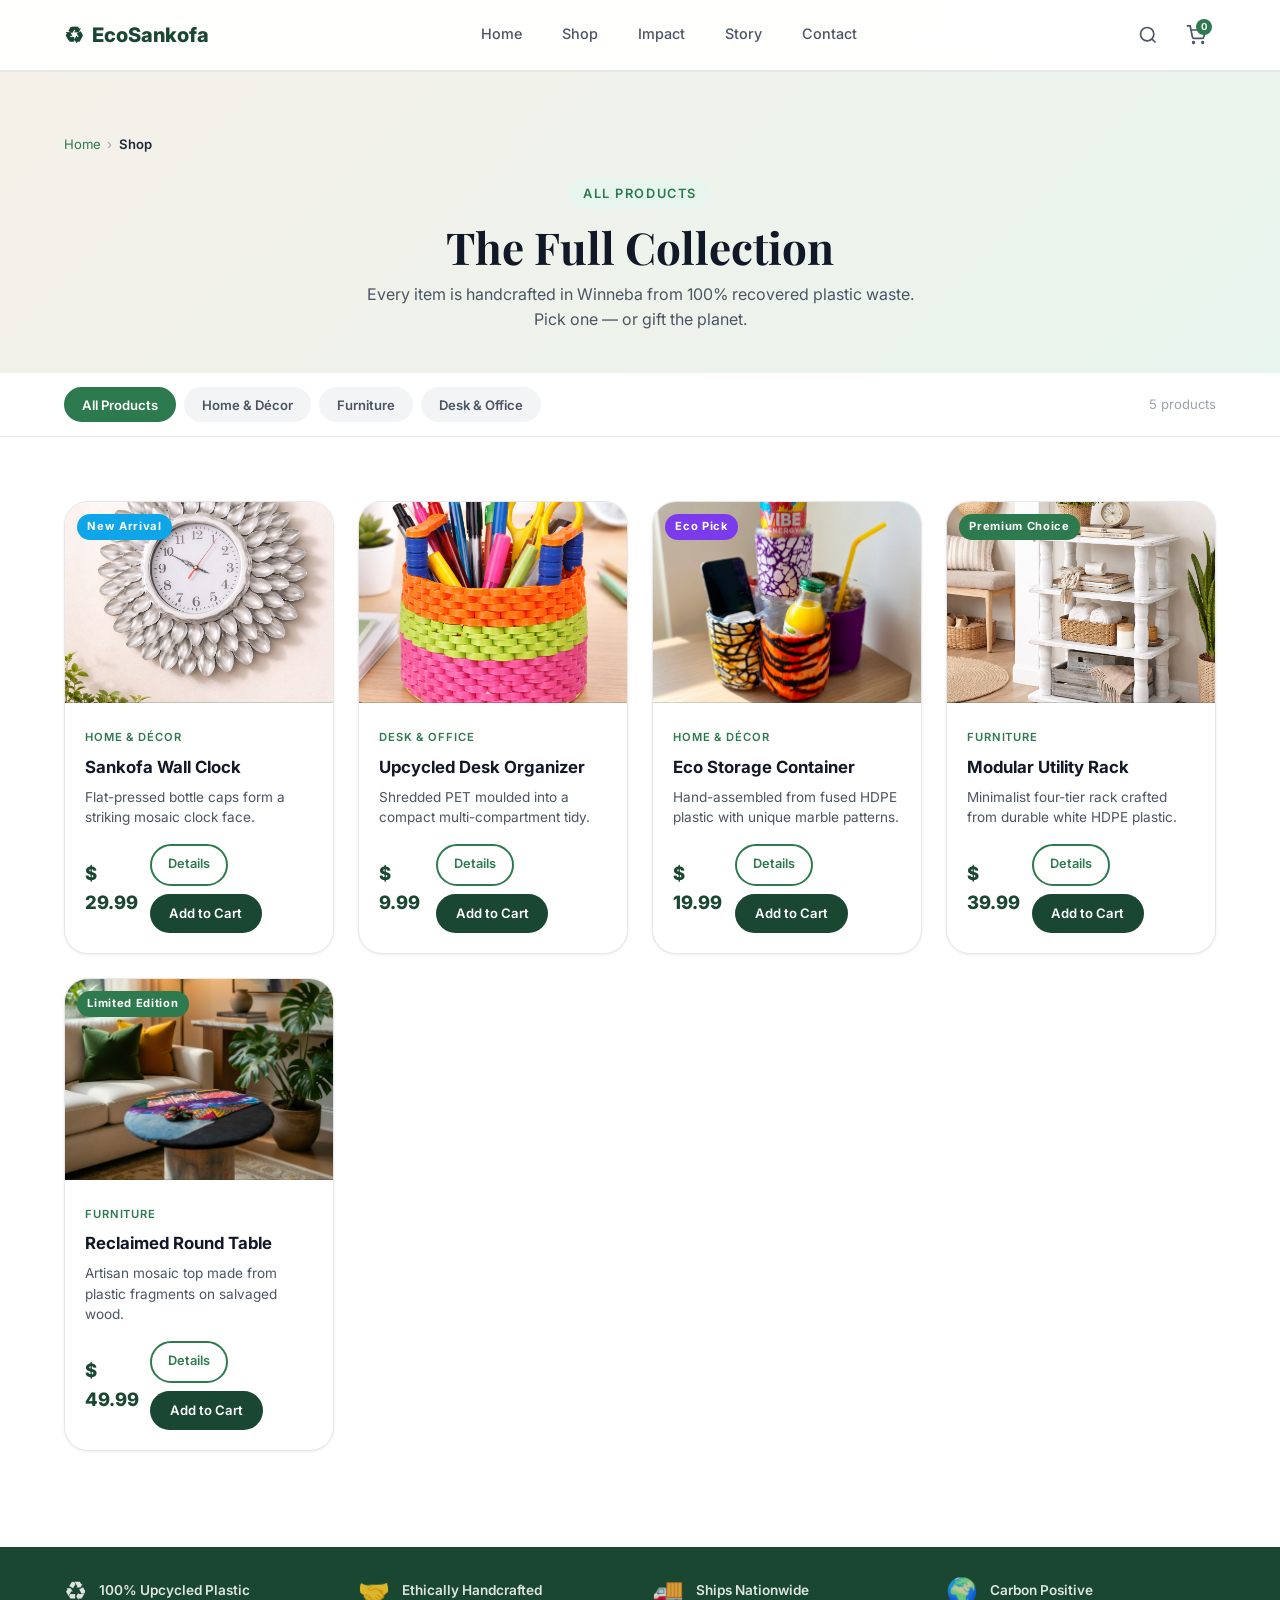
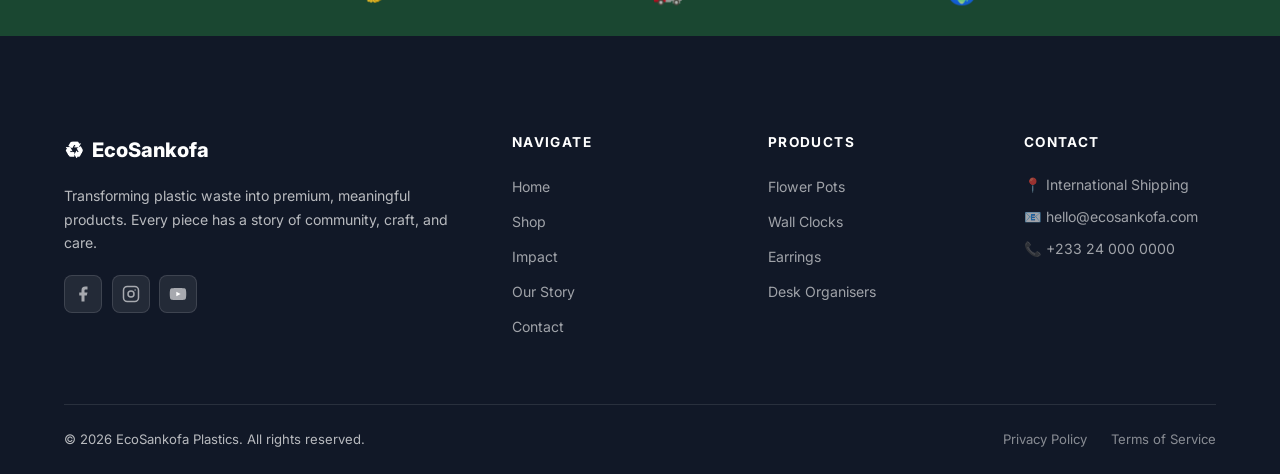
<file: pages/shop.html>
<!doctype html>
<html lang="en">
  <head>
    <meta charset="UTF-8" />
    <meta name="viewport" content="width=device-width, initial-scale=1.0" />
    <meta
      name="description"
      content="Shop all EcoSankofa upcycled plastic products — Flower Pots, Wall Clocks, Earrings, and Desk Organisers handcrafted in Ghana."
    />
    <title>Shop | EcoSankofa Plastics</title>
    <link rel="preconnect" href="https://fonts.googleapis.com" />
    <link rel="preconnect" href="https://fonts.gstatic.com" crossorigin />
    <link
      href="https://fonts.googleapis.com/css2?family=Inter:wght@300;400;500;600;700;800&family=Playfair+Display:wght@700;800&display=swap"
      rel="stylesheet"
    />
    <link rel="stylesheet" href="styles.css" />
  </head>
  <body>
    <!-- NAVBAR -->
    <header class="navbar" id="navbar">
      <div class="nav-container">
        <a href="index.html" class="nav-logo">
          <span class="logo-icon">♻</span>
          <span class="logo-text">EcoSankofa</span>
        </a>
        <nav class="nav-links" id="nav-links">
          <a href="index.html" class="nav-link">Home</a>
          <a href="shop.html" class="nav-link active">Shop</a>
          <a href="index.html#impact" class="nav-link">Impact</a>
          <a href="index.html#story" class="nav-link">Story</a>
          <a href="index.html#contact" class="nav-link">Contact</a>
        </nav>
        <div class="nav-icons">
          <button class="icon-btn" id="search-btn" aria-label="Search">
            <svg
              xmlns="http://www.w3.org/2000/svg"
              width="20"
              height="20"
              fill="none"
              viewBox="0 0 24 24"
              stroke="currentColor"
              stroke-width="2"
            >
              <circle cx="11" cy="11" r="8" />
              <line x1="21" y1="21" x2="16.65" y2="16.65" />
            </svg>
          </button>
          <a href="cart.html" class="icon-btn cart-btn" id="cart-btn" aria-label="Cart">
            <svg
              xmlns="http://www.w3.org/2000/svg"
              width="20"
              height="20"
              fill="none"
              viewBox="0 0 24 24"
              stroke="currentColor"
              stroke-width="2"
            >
              <circle cx="9" cy="21" r="1" />
              <circle cx="20" cy="21" r="1" />
              <path
                d="M1 1h4l2.68 13.39a2 2 0 0 0 2 1.61h9.72a2 2 0 0 0 2-1.61L23 6H6"
              />
            </svg>
            <span class="cart-badge" id="cart-badge">0</span>
          </a>
          <button
            class="hamburger"
            id="hamburger"
            aria-label="Toggle menu"
            aria-expanded="false"
          >
            <span class="ham-line"></span>
            <span class="ham-line"></span>
            <span class="ham-line"></span>
          </button>
        </div>
      </div>
      <div class="mobile-menu" id="mobile-menu">
        <nav class="mobile-nav">
          <a href="index.html" class="mobile-link">Home</a>
          <a href="shop.html" class="mobile-link">Shop</a>
          <a href="index.html#impact" class="mobile-link">Impact</a>
          <a href="index.html#story" class="mobile-link">Story</a>
          <a href="index.html#contact" class="mobile-link">Contact</a>
        </nav>
      </div>
    </header>

    <!-- SHOP HERO / BREADCRUMB -->
    <section class="page-hero">
      <div class="section-container">
        <div class="breadcrumb">
          <a href="index.html">Home</a>
          <span class="breadcrumb-sep">›</span>
          <span class="breadcrumb-current">Shop</span>
        </div>
        <div class="page-hero-content animate-on-scroll">
          <span class="section-tag">All Products</span>
          <h1 class="section-title">The Full Collection</h1>
          <p class="section-subtitle">
            Every item is handcrafted in Winneba from 100% recovered plastic
            waste. Pick one — or gift the planet.
          </p>
        </div>
      </div>
    </section>

    <!-- FILTER BAR -->
    <div class="filter-bar">
      <div class="section-container">
        <div class="filter-inner">
          <div
            class="filter-pills"
            id="filter-pills"
            role="group"
            aria-label="Filter products"
          >
            <button class="filter-pill active" data-filter="all">
              All Products
            </button>
            <button class="filter-pill" data-filter="home">Home & Décor</button>
            <button class="filter-pill" data-filter="furniture">Furniture</button>
            <button class="filter-pill" data-filter="desk">
              Desk & Office
            </button>
          </div>
          <p class="filter-count" id="filter-count">5 products</p>
        </div>
      </div>
    </div>

    <!-- PRODUCTS GRID -->
    <section class="shop-section">
      <div class="section-container">
        <div class="shop-grid" id="shop-grid">
          <!-- Wall Clock -->
          <article
            class="product-card animate-on-scroll"
            data-category="home"
          >
            <div class="product-img-wrapper">
              <img
                src="./assests/clock/main-clock.png"
                alt="Sankofa Wall Clock"
                class="product-img"
                loading="lazy"
                onload="this.nextElementSibling.style.display='none'"
              />
              <div
                class="product-img-placeholder"
                style="background: linear-gradient(135deg, #e0f2fe, #bae6fd)"
              >
                <span>🕐</span>
                <p>Wall Clock</p>
              </div>
              <div class="product-badge new-badge">New Arrival</div>
              <a href="product.html?id=clock" class="product-quick-view"
                >View Details</a
              >
            </div>
            <div class="product-info">
              <span class="product-category-tag">Home &amp; Décor</span>
              <h3 class="product-name">Sankofa Wall Clock</h3>
              <p class="product-desc">
                Flat-pressed bottle caps form a striking mosaic clock face.
              </p>
              <div class="product-footer">
                <span class="product-price">$ 29.99</span>
                <div class="product-action-row">
                  <a href="product.html?id=clock" class="btn btn-details"
                    >Details</a
                  >
                  <button
                    class="btn btn-cart"
                    onclick="addToCart(this)"
                    data-name="Sankofa Wall Clock"
                  >
                    Add to Cart
                  </button>
                </div>
              </div>
            </div>
          </article>

          <!-- Desk Organizer -->
          <article
            class="product-card animate-on-scroll delay-1"
            data-category="desk"
          >
            <div class="product-img-wrapper">
              <img
                src="./assests/Desk_Organizer/main-bucket.png"
                alt="Upcycled Desk Organizer"
                class="product-img"
                loading="lazy"
                onload="this.nextElementSibling.style.display='none'"
              />
              <div
                class="product-img-placeholder"
                style="background: linear-gradient(135deg, #fef9c3, #fde68a)"
              >
                <span>✏️</span>
                <p>Desk Organizer</p>
              </div>
              <a href="product.html?id=organizer" class="product-quick-view"
                >View Details</a
              >
            </div>
            <div class="product-info">
              <span class="product-category-tag">Desk &amp; Office</span>
              <h3 class="product-name">Upcycled Desk Organizer</h3>
              <p class="product-desc">
                Shredded PET moulded into a compact multi-compartment tidy.
              </p>
              <div class="product-footer">
                <span class="product-price">$ 9.99</span>
                <div class="product-action-row">
                  <a href="product.html?id=organizer" class="btn btn-details"
                    >Details</a
                  >
                  <button
                    class="btn btn-cart"
                    onclick="addToCart(this)"
                    data-name="Upcycled Desk Organizer"
                  >
                    Add to Cart
                  </button>
                </div>
              </div>
            </div>
          </article>

          <!-- Storage Container -->
          <article
            class="product-card animate-on-scroll delay-2"
            data-category="home"
          >
            <div class="product-img-wrapper">
              <img
                src="./assests/container/Screenshot_20260325_074930_Grok.jpg"
                alt="Eco Storage Container"
                class="product-img"
                loading="lazy"
                onload="this.nextElementSibling.style.display='none'"
              />
              <div
                class="product-img-placeholder"
                style="background: linear-gradient(135deg, #e8f5ee, #c8e6d8)"
              >
                <span>📦</span>
                <p>Storage Container</p>
              </div>
              <div class="product-badge eco-badge">Eco Pick</div>
              <a href="product.html?id=container" class="product-quick-view"
                >View Details</a
              >
            </div>
            <div class="product-info">
              <span class="product-category-tag">Home &amp; Décor</span>
              <h3 class="product-name">Eco Storage Container</h3>
              <p class="product-desc">
                Hand-assembled from fused HDPE plastic with unique marble patterns.
              </p>
              <div class="product-footer">
                <span class="product-price">$ 19.99</span>
                <div class="product-action-row">
                  <a href="product.html?id=container" class="btn btn-details"
                    >Details</a
                  >
                  <button
                    class="btn btn-cart"
                    onclick="addToCart(this)"
                    data-name="Eco Storage Container"
                  >
                    Add to Cart
                  </button>
                </div>
              </div>
            </div>
          </article>

          <!-- Utility Rack -->
          <article
            class="product-card animate-on-scroll delay-3"
            data-category="furniture"
          >
            <div class="product-img-wrapper">
              <img
                src="./assests/rack/file_000000001d7471fdb7397483d98857a0.png"
                alt="Modular Utility Rack"
                class="product-img"
                loading="lazy"
                onload="this.nextElementSibling.style.display='none'"
              />
              <div
                class="product-img-placeholder"
                style="background: linear-gradient(135deg, #f3f4f6, #d1d5db)"
              >
                <span>🔳</span>
                <p>Utility Rack</p>
              </div>
              <div class="product-badge">Premium Choice</div>
              <a href="product.html?id=rack" class="product-quick-view"
                >View Details</a
              >
            </div>
            <div class="product-info">
              <span class="product-category-tag">Furniture</span>
              <h3 class="product-name">Modular Utility Rack</h3>
              <p class="product-desc">
                Minimalist four-tier rack crafted from durable white HDPE plastic.
              </p>
              <div class="product-footer">
                <span class="product-price">$ 39.99</span>
                <div class="product-action-row">
                  <a href="product.html?id=rack" class="btn btn-details"
                    >Details</a
                  >
                  <button
                    class="btn btn-cart"
                    onclick="addToCart(this)"
                    data-name="Modular Utility Rack"
                  >
                    Add to Cart
                  </button>
                </div>
              </div>
            </div>
          </article>

          <!-- Round Table -->
          <article
            class="product-card animate-on-scroll delay-4"
            data-category="furniture"
          >
            <div class="product-img-wrapper">
              <img
                src="./assests/round_table/main_image.jpg"
                alt="Reclaimed Round Table"
                class="product-img"
                loading="lazy"
                onload="this.nextElementSibling.style.display='none'"
              />
              <div
                class="product-img-placeholder"
                style="background: linear-gradient(135deg, #ede9fe, #ddd6fe)"
              >
                <span>⭕</span>
                <p>Round Table</p>
              </div>
              <div class="product-badge">Limited Edition</div>
              <a href="product.html?id=round_table" class="product-quick-view"
                >View Details</a
              >
            </div>
            <div class="product-info">
              <span class="product-category-tag">Furniture</span>
              <h3 class="product-name">Reclaimed Round Table</h3>
              <p class="product-desc">
                Artisan mosaic top made from plastic fragments on salvaged wood.
              </p>
              <div class="product-footer">
                <span class="product-price">$ 49.99</span>
                <div class="product-action-row">
                  <a href="product.html?id=round_table" class="btn btn-details"
                    >Details</a
                  >
                  <button
                    class="btn btn-cart"
                    onclick="addToCart(this)"
                    data-name="Reclaimed Round Table"
                  >
                    Add to Cart
                  </button>
                </div>
              </div>
            </div>
          </article>
        </div>
        <!-- /.shop-grid -->
      </div>
    </section>

    <!-- IMPACT STRIP -->
    <section class="impact-strip animate-on-scroll">
      <div class="section-container">
        <div class="impact-strip-grid">
          <div class="impact-strip-item">
            <span>♻</span>
            <p>100% Upcycled Plastic</p>
          </div>
          <div class="impact-strip-item">
            <span>🤝</span>
            <p>Ethically Handcrafted</p>
          </div>
          <div class="impact-strip-item">
            <span>🚚</span>
            <p>Ships Nationwide</p>
          </div>
          <div class="impact-strip-item">
            <span>🌍</span>
            <p>Carbon Positive</p>
          </div>
        </div>
      </div>
    </section>

    <!-- FOOTER -->
    <footer id="contact" class="footer">
      <div class="section-container">
        <div class="footer-grid">
          <div class="footer-brand">
            <a href="index.html" class="nav-logo footer-logo">
              <span class="logo-icon">♻</span>
              <span class="logo-text">EcoSankofa</span>
            </a>
            <p class="footer-desc">
              Transforming plastic waste into premium, meaningful products.
              Every piece has a story of community, craft, and care.
            </p>
            <div class="social-icons">
              <a href="#" class="social-btn" aria-label="Facebook">
                <svg
                  xmlns="http://www.w3.org/2000/svg"
                  width="18"
                  height="18"
                  viewBox="0 0 24 24"
                  fill="currentColor"
                >
                  <path
                    d="M18 2h-3a5 5 0 0 0-5 5v3H7v4h3v8h4v-8h3l1-4h-4V7a1 1 0 0 1 1-1h3z"
                  />
                </svg>
              </a>
              <a href="#" class="social-btn" aria-label="Instagram">
                <svg
                  xmlns="http://www.w3.org/2000/svg"
                  width="18"
                  height="18"
                  viewBox="0 0 24 24"
                  fill="none"
                  stroke="currentColor"
                  stroke-width="2"
                >
                  <rect x="2" y="2" width="20" height="20" rx="5" ry="5" />
                  <circle cx="12" cy="12" r="4" />
                  <circle
                    cx="17.5"
                    cy="6.5"
                    r="1"
                    fill="currentColor"
                    stroke="none"
                  />
                </svg>
              </a>
              <a href="#" class="social-btn" aria-label="YouTube">
                <svg
                  xmlns="http://www.w3.org/2000/svg"
                  width="18"
                  height="18"
                  viewBox="0 0 24 24"
                  fill="currentColor"
                >
                  <path
                    d="M22.54 6.42a2.78 2.78 0 0 0-1.95-1.96C18.88 4 12 4 12 4s-6.88 0-8.59.46a2.78 2.78 0 0 0-1.95 1.96A29 29 0 0 0 1 12a29 29 0 0 0 .46 5.58A2.78 2.78 0 0 0 3.41 19.54C5.12 20 12 20 12 20s6.88 0 8.59-.46a2.78 2.78 0 0 0 1.95-1.96A29 29 0 0 0 23 12a29 29 0 0 0-.46-5.58z"
                  />
                  <polygon
                    points="9.75 15.02 15.5 12 9.75 8.98 9.75 15.02"
                    fill="white"
                  />
                </svg>
              </a>
            </div>
          </div>
          <div class="footer-col">
            <h4 class="footer-col-title">Navigate</h4>
            <ul class="footer-links">
              <li><a href="index.html">Home</a></li>
              <li><a href="shop.html">Shop</a></li>
              <li><a href="index.html#impact">Impact</a></li>
              <li><a href="index.html#story">Our Story</a></li>
              <li><a href="index.html#contact">Contact</a></li>
            </ul>
          </div>
          <div class="footer-col">
            <h4 class="footer-col-title">Products</h4>
            <ul class="footer-links">
              <li><a href="shop.html">Flower Pots</a></li>
              <li><a href="shop.html">Wall Clocks</a></li>
              <li><a href="shop.html">Earrings</a></li>
              <li><a href="shop.html">Desk Organisers</a></li>
            </ul>
          </div>
          <div class="footer-col">
            <h4 class="footer-col-title">Contact</h4>
            <ul class="footer-links footer-contact">
              <li>📍 International Shipping</li>
              <li>📧 hello@ecosankofa.com</li>
              <li>📞 +233 24 000 0000</li>
            </ul>
          </div>
        </div>
        <div class="footer-bottom">
          <p>&copy; 2026 EcoSankofa Plastics. All rights reserved.</p>
          <div class="footer-bottom-links">
            <a href="#">Privacy Policy</a>
            <a href="#">Terms of Service</a>
          </div>
        </div>
      </div>
    </footer>

    <div class="toast" id="toast" role="alert" aria-live="polite"></div>
    <script src="script.js"></script>
  </body>
</html>
</file>
<file: pages/styles.css>
/* ============================================================
   EcoSankofa Plastics — styles.css
   Design System: Clean, Modern, Minimal 🌿
   ============================================================ */

/* ---- CSS Custom Properties (Design Tokens) ---- */
:root {
  /* Colors */
  --clr-green-dark: #1a4731;
  --clr-green:      #2d7a4f;
  --clr-green-mid:  #3a9960;
  --clr-green-light:#e8f5ee;
  --clr-earth:      #8b5e3c;
  --clr-sand:       #f5f0e8;
  --clr-white:      #ffffff;
  --clr-grey-50:    #f9fafb;
  --clr-grey-100:   #f3f4f6;
  --clr-grey-200:   #e5e7eb;
  --clr-grey-400:   #9ca3af;
  --clr-grey-600:   #4b5563;
  --clr-grey-800:   #1f2937;
  --clr-grey-900:   #111827;
  --clr-before:     #fff3cd;
  --clr-after:      #d1fae5;
  --clr-badge-new:  #0ea5e9;

  /* Typography */
  --font-body:      'Inter', sans-serif;
  --font-display:   'Playfair Display', serif;

  /* Spacing */
  --space-xs:  0.5rem;
  --space-sm:  1rem;
  --space-md:  1.5rem;
  --space-lg:  2.5rem;
  --space-xl:  4rem;
  --space-2xl: 6rem;

  /* Shadows */
  --shadow-sm:  0 1px 3px rgba(0,0,0,0.08);
  --shadow-md:  0 4px 16px rgba(0,0,0,0.10);
  --shadow-lg:  0 12px 40px rgba(0,0,0,0.14);
  --shadow-xl:  0 24px 64px rgba(0,0,0,0.18);

  /* Border Radius */
  --radius-sm:  0.5rem;
  --radius-md:  1rem;
  --radius-lg:  1.5rem;
  --radius-xl:  2rem;
  --radius-full: 999px;

  /* Transitions */
  --transition-fast:   all 0.2s ease;
  --transition-base:   all 0.3s ease;
  --transition-slow:   all 0.5s ease;

  /* Navbar height */
  --nav-h: 70px;
}

/* ---- Reset & Base ---- */
*, *::before, *::after { box-sizing: border-box; margin: 0; padding: 0; }
html { scroll-behavior: smooth; font-size: 16px; }
body {
  font-family: var(--font-body);
  color: var(--clr-grey-800);
  background: var(--clr-white);
  line-height: 1.6;
  -webkit-font-smoothing: antialiased;
}
img { display: block; width: 100%; height: 100%; object-fit: cover; }
a { text-decoration: none; color: inherit; }
ul { list-style: none; }
button { cursor: pointer; border: none; background: none; font-family: inherit; }

/* ---- Section Container ---- */
.section-container {
  max-width: 1200px;
  margin: 0 auto;
  padding: 0 var(--space-md);
}

/* ---- Section Header ---- */
.section-header { text-align: center; margin-bottom: var(--space-lg); }
.section-tag {
  display: inline-block;
  font-size: 0.8rem;
  font-weight: 600;
  letter-spacing: 0.12em;
  text-transform: uppercase;
  color: var(--clr-green);
  background: var(--clr-green-light);
  padding: 0.3rem 0.9rem;
  border-radius: var(--radius-full);
  margin-bottom: 0.75rem;
}
.section-title {
  font-family: var(--font-display);
  font-size: clamp(1.75rem, 4vw, 2.75rem);
  color: var(--clr-grey-900);
  line-height: 1.2;
  margin-bottom: 0.75rem;
}
.section-subtitle {
  font-size: 1rem;
  color: var(--clr-grey-600);
  max-width: 560px;
  margin: 0 auto;
}

/* ---- Buttons ---- */
.btn {
  display: inline-flex;
  align-items: center;
  gap: 0.5rem;
  font-family: var(--font-body);
  font-size: 0.9rem;
  font-weight: 600;
  padding: 0.8rem 1.8rem;
  border-radius: var(--radius-full);
  border: 2px solid transparent;
  transition: var(--transition-base);
  cursor: pointer;
  white-space: nowrap;
}
.btn-primary {
  background: var(--clr-green);
  color: var(--clr-white);
  box-shadow: 0 4px 16px rgba(45,122,79,0.3);
}
.btn-primary:hover {
  background: var(--clr-green-dark);
  transform: translateY(-2px);
  box-shadow: 0 8px 24px rgba(45,122,79,0.4);
}
.btn-outline {
  background: transparent;
  color: var(--clr-green);
  border-color: var(--clr-green);
}
.btn-outline:hover {
  background: var(--clr-green);
  color: var(--clr-white);
  transform: translateY(-2px);
}
.btn-cart {
  background: var(--clr-green-dark);
  color: var(--clr-white);
  font-size: 0.82rem;
  padding: 0.6rem 1.1rem;
  border-radius: var(--radius-full);
  border: 2px solid transparent;
}
.btn-cart:hover {
  background: var(--clr-green);
  transform: translateY(-2px);
  box-shadow: var(--shadow-md);
}

/* ====================================================
   NAVBAR
   ==================================================== */
.navbar {
  position: fixed;
  top: 0; left: 0; right: 0;
  z-index: 1000;
  background: rgba(255,255,255,0.95);
  backdrop-filter: blur(12px);
  -webkit-backdrop-filter: blur(12px);
  border-bottom: 1px solid var(--clr-grey-200);
  transition: var(--transition-base);
}
.navbar.scrolled {
  box-shadow: var(--shadow-md);
  background: rgba(255,255,255,0.98);
}
.nav-container {
  max-width: 1200px;
  margin: 0 auto;
  padding: 0 var(--space-md);
  height: var(--nav-h);
  display: flex;
  align-items: center;
  justify-content: space-between;
  gap: var(--space-md);
}
.nav-logo {
  display: flex;
  align-items: center;
  gap: 0.5rem;
  font-weight: 800;
  font-size: 1.25rem;
  color: var(--clr-green-dark);
  flex-shrink: 0;
}
.logo-icon { font-size: 1.4rem; animation: spin-slow 8s linear infinite; }
@keyframes spin-slow { to { transform: rotate(360deg); } }
.nav-links {
  display: flex;
  align-items: center;
  gap: var(--space-lg);
}
.nav-link {
  font-size: 0.9rem;
  font-weight: 500;
  color: var(--clr-grey-600);
  position: relative;
  padding-bottom: 2px;
  transition: var(--transition-fast);
}
.nav-link::after {
  content: '';
  position: absolute;
  bottom: -4px; left: 0;
  width: 0; height: 2px;
  background: var(--clr-green);
  border-radius: var(--radius-full);
  transition: var(--transition-base);
}
.nav-link:hover, .nav-link.active { color: var(--clr-green-dark); }
.nav-link:hover::after, .nav-link.active::after { width: 100%; }

/* Nav Icons */
.nav-icons { display: flex; align-items: center; gap: 0.5rem; }
.icon-btn {
  width: 40px; height: 40px;
  border-radius: var(--radius-sm);
  display: flex; align-items: center; justify-content: center;
  color: var(--clr-grey-600);
  transition: var(--transition-fast);
  position: relative;
}
.icon-btn:hover { background: var(--clr-grey-100); color: var(--clr-green-dark); }
.cart-badge {
  position: absolute;
  top: 4px; right: 4px;
  background: var(--clr-green);
  color: white;
  font-size: 0.6rem;
  font-weight: 700;
  width: 16px; height: 16px;
  border-radius: 50%;
  display: flex; align-items: center; justify-content: center;
  transition: var(--transition-fast);
}

/* Hamburger */
.hamburger { display: none; flex-direction: column; gap: 5px; padding: 4px; border-radius: var(--radius-sm); transition: var(--transition-fast); }
.hamburger:hover { background: var(--clr-grey-100); }
.ham-line {
  width: 22px; height: 2px;
  background: var(--clr-grey-800);
  border-radius: 2px;
  transition: var(--transition-base);
}
.hamburger.open .ham-line:nth-child(1) { transform: translateY(7px) rotate(45deg); }
.hamburger.open .ham-line:nth-child(2) { opacity: 0; transform: scaleX(0); }
.hamburger.open .ham-line:nth-child(3) { transform: translateY(-7px) rotate(-45deg); }

/* Mobile Menu */
.mobile-menu {
  overflow: hidden;
  max-height: 0;
  transition: max-height 0.4s cubic-bezier(0.4,0,0.2,1);
  background: var(--clr-white);
  border-top: 1px solid var(--clr-grey-200);
}
.mobile-menu.open { max-height: 400px; }
.mobile-nav {
  display: flex; flex-direction: column;
  padding: var(--space-sm) var(--space-md) var(--space-md);
  gap: 0.25rem;
}
.mobile-link {
  font-size: 1rem;
  font-weight: 500;
  color: var(--clr-grey-600);
  padding: 0.6rem 0.5rem;
  border-radius: var(--radius-sm);
  transition: var(--transition-fast);
}
.mobile-link:hover { color: var(--clr-green-dark); background: var(--clr-green-light); padding-left: 1rem; }

/* ====================================================
   HERO SECTION
   ==================================================== */
.hero {
  min-height: 100vh;
  display: flex;
  flex-direction: column;
  justify-content: center;
  padding-top: var(--nav-h);
  background: linear-gradient(135deg, var(--clr-sand) 0%, #fef9f0 50%, var(--clr-green-light) 100%);
  position: relative;
  overflow: hidden;
}
.hero::before {
  content: '';
  position: absolute;
  top: -50%; right: -20%;
  width: 700px; height: 700px;
  background: radial-gradient(circle, rgba(45,122,79,0.07) 0%, transparent 70%);
  border-radius: 50%;
}
.hero-container {
  max-width: 1200px;
  margin: 0 auto;
  padding: var(--space-xl) var(--space-md);
  display: grid;
  grid-template-columns: 1fr 1fr;
  align-items: center;
  gap: var(--space-xl);
}
.hero-badge {
  display: inline-flex;
  align-items: center;
  gap: 0.4rem;
  font-size: 0.78rem;
  font-weight: 600;
  color: var(--clr-green-dark);
  background: var(--clr-green-light);
  border: 1px solid rgba(45,122,79,0.2);
  padding: 0.35rem 0.9rem;
  border-radius: var(--radius-full);
  margin-bottom: 1.25rem;
  letter-spacing: 0.04em;
}
.hero-headline {
  font-family: var(--font-display);
  font-size: clamp(2rem, 5vw, 3.5rem);
  color: var(--clr-grey-900);
  line-height: 1.15;
  margin-bottom: 1.25rem;
}
.highlight {
  color: var(--clr-green);
  position: relative;
}
.highlight::after {
  content: '';
  position: absolute;
  bottom: 2px; left: 0; right: 0;
  height: 4px;
  background: linear-gradient(90deg, var(--clr-green-mid), var(--clr-green-light));
  border-radius: 2px;
  opacity: 0.5;
}
.hero-subtext {
  font-size: 1.05rem;
  color: var(--clr-grey-600);
  line-height: 1.7;
  margin-bottom: var(--space-lg);
  max-width: 480px;
}
.hero-cta-group { display: flex; gap: 1rem; flex-wrap: wrap; margin-bottom: var(--space-md); }
.hero-trust { display: flex; gap: 1.5rem; flex-wrap: wrap; }
.trust-item {
  font-size: 0.8rem;
  font-weight: 600;
  color: var(--clr-green-dark);
  display: flex; align-items: center; gap: 0.3rem;
}

/* Hero Image */
.hero-image-wrapper { position: relative; }
.hero-img-frame {
  border-radius: var(--radius-xl);
  overflow: hidden;
  aspect-ratio: 4 / 5;
  background: var(--clr-green-light);
  box-shadow: var(--shadow-xl);
  position: relative;
}
.hero-img { width: 100%; height: 100%; }
.hero-img-placeholder {
  position: absolute;
  inset: 0;
  display: flex;
  flex-direction: column;
  align-items: center;
  justify-content: center;
  background: linear-gradient(135deg, var(--clr-green-light), #c8e6d8);
  gap: 0.75rem;
  color: var(--clr-green-dark);
}
.placeholder-icon { font-size: 4rem; animation: float 3s ease-in-out infinite; }
@keyframes float { 0%,100%{transform:translateY(0)} 50%{transform:translateY(-10px)} }
.hero-img-placeholder p { font-weight: 600; font-size: 0.95rem; }

.hero-badge-float {
  position: absolute;
  bottom: -20px; left: -20px;
  background: var(--clr-white);
  border-radius: var(--radius-md);
  padding: 1rem 1.25rem;
  display: flex;
  flex-direction: column;
  align-items: center;
  box-shadow: var(--shadow-lg);
  font-size: 0.8rem;
  gap: 0.1rem;
}
.hero-badge-float span { font-size: 1.5rem; }
.hero-badge-float strong { font-size: 1.4rem; font-weight: 800; color: var(--clr-green-dark); line-height: 1; }
.hero-badge-float small { color: var(--clr-grey-600); }

/* Scroll indicator */
.scroll-indicator {
  position: absolute;
  bottom: 2rem; left: 50%;
  transform: translateX(-50%);
  width: 30px; height: 50px;
  border: 2px solid var(--clr-grey-400);
  border-radius: 15px;
  display: flex; justify-content: center; padding-top: 8px;
}
.scroll-dot {
  width: 6px; height: 6px;
  background: var(--clr-green);
  border-radius: 50%;
  animation: scroll-bounce 2s ease infinite;
}
@keyframes scroll-bounce {
  0%,100% { transform: translateY(0); opacity: 1; }
  50% { transform: translateY(14px); opacity: 0.3; }
}

/* ====================================================
   BEFORE → AFTER SECTION
   ==================================================== */
.transformation {
  padding: var(--space-2xl) 0;
  background: var(--clr-white);
}
.before-after-grid {
  display: grid;
  grid-template-columns: 1fr auto 1fr;
  align-items: center;
  gap: var(--space-lg);
}
.before-card, .after-card { text-align: center; }
.ba-img-wrapper {
  position: relative;
  border-radius: var(--radius-lg);
  overflow: hidden;
  aspect-ratio: 4/3;
  margin-bottom: 1rem;
  box-shadow: var(--shadow-md);
  transition: var(--transition-base);
}
.ba-img-wrapper:hover { transform: translateY(-4px); box-shadow: var(--shadow-lg); }
.ba-img-wrapper:hover .ba-img { transform: scale(1.05); }
.ba-img { transition: transform 0.5s ease; }
.ba-img-placeholder {
  position: absolute; inset: 0;
  display: flex; flex-direction: column;
  align-items: center; justify-content: center;
  gap: 0.5rem; font-weight: 600; font-size: 0.9rem;
}
.before-placeholder { background: linear-gradient(135deg, #fff3cd, #fde68a); color: #92400e; }
.after-placeholder { background: linear-gradient(135deg, #d1fae5, #6ee7b7); color: var(--clr-green-dark); }
.before-placeholder span, .after-placeholder span { font-size: 2.5rem; }
.ba-label {
  position: absolute; top: 1rem; right: 1rem;
  font-size: 0.72rem; font-weight: 700;
  padding: 0.3rem 0.7rem;
  border-radius: var(--radius-full);
  letter-spacing: 0.08em;
}
.before-label { background: #fef3c7; color: #92400e; }
.after-label { background: #d1fae5; color: var(--clr-green-dark); }
.ba-desc { color: var(--clr-grey-600); font-size: 0.9rem; }

.ba-center { text-align: center; }
.ba-arrow-circle {
  width: 70px; height: 70px;
  border-radius: 50%;
  background: linear-gradient(135deg, var(--clr-green), var(--clr-green-mid));
  display: flex; align-items: center; justify-content: center;
  margin: 0 auto 0.75rem;
  box-shadow: 0 4px 20px rgba(45,122,79,0.35);
  animation: pulse 2.5s ease-in-out infinite;
}
@keyframes pulse { 0%,100%{box-shadow:0 4px 20px rgba(45,122,79,0.35)} 50%{box-shadow:0 4px 32px rgba(45,122,79,0.55)} }
.ba-arrow { font-size: 1.8rem; color: white; }
.ba-center-text { font-size: 0.8rem; font-weight: 600; color: var(--clr-green-dark); text-transform: uppercase; letter-spacing: 0.08em; }

/* ====================================================
   IMPACT STATS SECTION
   ==================================================== */
.impact-stats {
  padding: var(--space-2xl) 0;
  background: linear-gradient(135deg, var(--clr-green-dark) 0%, #0f3320 100%);
  position: relative;
  overflow: hidden;
}
.impact-stats::before {
  content: '♻';
  position: absolute;
  font-size: 20rem;
  opacity: 0.04;
  top: -4rem; right: -4rem;
  line-height: 1;
  pointer-events: none;
}
.impact-stats .section-tag { background: rgba(255,255,255,0.15); color: #86efac; }
.impact-stats .section-title { color: var(--clr-white); }
.impact-stats .section-subtitle { color: rgba(255,255,255,0.7); }
.stats-grid {
  display: grid;
  grid-template-columns: repeat(4, 1fr);
  gap: var(--space-md);
}
.stat-card {
  text-align: center;
  padding: var(--space-lg) var(--space-md);
  background: rgba(255,255,255,0.07);
  border: 1px solid rgba(255,255,255,0.12);
  border-radius: var(--radius-lg);
  backdrop-filter: blur(8px);
  transition: var(--transition-base);
}
.stat-card:hover {
  background: rgba(255,255,255,0.13);
  transform: translateY(-4px);
}
.stat-icon { font-size: 2rem; margin-bottom: 0.75rem; }
.stat-number {
  font-family: var(--font-display);
  font-size: clamp(2rem, 4vw, 2.8rem);
  font-weight: 800;
  color: #86efac;
  line-height: 1;
  margin-bottom: 0.5rem;
}
.stat-label { font-size: 0.85rem; color: rgba(255,255,255,0.7); font-weight: 500; }

/* ====================================================
   PRODUCTS SECTION
   ==================================================== */
.products {
  padding: var(--space-2xl) 0;
  background: var(--clr-grey-50);
}
.products-grid {
  display: grid;
  grid-template-columns: repeat(3, 1fr);
  gap: var(--space-md);
  margin-bottom: var(--space-lg);
}
.product-card {
  background: var(--clr-white);
  border-radius: var(--radius-lg);
  overflow: hidden;
  box-shadow: var(--shadow-sm);
  border: 1px solid var(--clr-grey-200);
  transition: var(--transition-base);
}
.product-card:hover {
  transform: translateY(-6px);
  box-shadow: var(--shadow-lg);
}
.product-img-wrapper {
  position: relative;
  aspect-ratio: 4/3;
  overflow: hidden;
  background: var(--clr-grey-100);
}
.product-img { transition: transform 0.5s ease; }
.product-img-wrapper:hover .product-img { transform: scale(1.06); }
.product-img-placeholder {
  position: absolute; inset: 0;
  display: flex; flex-direction: column;
  align-items: center; justify-content: center;
  background: linear-gradient(135deg, var(--clr-green-light), #c8e6d8);
  gap: 0.5rem; color: var(--clr-green-dark);
  font-weight: 600; font-size: 0.9rem;
}
.product-img-placeholder span { font-size: 2.5rem; }
.product-badge {
  position: absolute; top: 0.75rem; left: 0.75rem;
  font-size: 0.7rem; font-weight: 700;
  background: var(--clr-green); color: white;
  padding: 0.25rem 0.65rem; border-radius: var(--radius-full);
  letter-spacing: 0.06em;
}
.new-badge { background: var(--clr-badge-new); }
.product-info { padding: 1.25rem; }
.product-name {
  font-weight: 700;
  font-size: 1.05rem;
  color: var(--clr-grey-900);
  margin-bottom: 0.4rem;
}
.product-desc { font-size: 0.85rem; color: var(--clr-grey-600); margin-bottom: 1rem; line-height: 1.5; }
.product-footer { display: flex; justify-content: space-between; align-items: center; gap: 0.5rem; }
.product-price {
  font-size: 1.15rem;
  font-weight: 800;
  color: var(--clr-green-dark);
}
.products-cta { text-align: center; }

/* ====================================================
   STORY SECTION
   ==================================================== */
.story {
  padding: var(--space-2xl) 0;
  background: var(--clr-white);
}
.story-grid {
  display: grid;
  grid-template-columns: 1fr 1fr;
  gap: var(--space-xl);
  align-items: center;
}
.story-img-wrapper {
  position: relative;
  border-radius: var(--radius-xl);
  overflow: hidden;
  aspect-ratio: 4/5;
  box-shadow: var(--shadow-xl);
  background: var(--clr-green-light);
}
.story-img-placeholder {
  position: absolute; inset: 0;
  display: flex; flex-direction: column;
  align-items: center; justify-content: center;
  background: linear-gradient(135deg, #e8f5ee, #b7e4c7);
  gap: 0.75rem; color: var(--clr-green-dark);
  font-weight: 600;
}
.story-img-placeholder span { font-size: 4rem; }
.story-img-overlay {
  position: absolute;
  bottom: 1.5rem; left: 1.5rem;
  display: flex; gap: 0.5rem;
}
.overlay-stat {
  background: rgba(255,255,255,0.9);
  backdrop-filter: blur(8px);
  font-size: 0.78rem; font-weight: 700;
  color: var(--clr-green-dark);
  padding: 0.35rem 0.75rem;
  border-radius: var(--radius-full);
  box-shadow: var(--shadow-sm);
}

.story-text .section-tag { display: inline-block; margin-bottom: 0.75rem; }
.story-text .section-title { text-align: left; margin-bottom: 1.25rem; }
.story-body { font-size: 0.95rem; color: var(--clr-grey-600); line-height: 1.75; margin-bottom: 1rem; }
.story-values { display: flex; flex-direction: column; gap: 1rem; margin: var(--space-md) 0 var(--space-lg); }
.value-item { display: flex; gap: 1rem; align-items: flex-start; }
.value-icon { font-size: 1.5rem; flex-shrink: 0; }
.value-item strong { display: block; font-size: 0.95rem; color: var(--clr-grey-900); margin-bottom: 0.2rem; }
.value-item p { font-size: 0.85rem; color: var(--clr-grey-600); }

/* ====================================================
   CTA BANNER
   ==================================================== */
.cta-banner {
  padding: var(--space-xl) 0;
  background: linear-gradient(135deg, var(--clr-green-light), #c8e6d8);
}
.cta-banner-inner {
  display: flex;
  align-items: center;
  justify-content: space-between;
  gap: var(--space-lg);
  flex-wrap: wrap;
}
.cta-banner-text h2 {
  font-family: var(--font-display);
  font-size: clamp(1.5rem, 3vw, 2rem);
  color: var(--clr-green-dark);
  margin-bottom: 0.4rem;
}
.cta-banner-text p { color: var(--clr-green-dark); opacity: 0.8; font-size: 0.95rem; }
.cta-form { display: flex; gap: 0.75rem; flex-wrap: wrap; }
.cta-input {
  flex: 1; min-width: 240px;
  padding: 0.8rem 1.25rem;
  border: 2px solid rgba(45,122,79,0.3);
  border-radius: var(--radius-full);
  font-family: var(--font-body); font-size: 0.9rem;
  background: white; outline: none;
  transition: var(--transition-fast);
  color: var(--clr-grey-800);
}
.cta-input:focus { border-color: var(--clr-green); box-shadow: 0 0 0 3px rgba(45,122,79,0.15); }

/* ====================================================
   FOOTER
   ==================================================== */
.footer {
  background: var(--clr-grey-900);
  padding: var(--space-2xl) 0 0;
  color: rgba(255,255,255,0.7);
}
.footer-grid {
  display: grid;
  grid-template-columns: 2fr 1fr 1fr 1fr;
  gap: var(--space-xl);
  padding-bottom: var(--space-xl);
  border-bottom: 1px solid rgba(255,255,255,0.1);
}
.footer-logo { color: var(--clr-white) !important; }
.footer-logo .logo-icon { filter: brightness(1.5); }
.footer-desc { font-size: 0.88rem; line-height: 1.7; margin-top: 1rem; margin-bottom: 1.25rem; }
.social-icons { display: flex; gap: 0.6rem; }
.social-btn {
  width: 38px; height: 38px;
  border-radius: var(--radius-sm);
  background: rgba(255,255,255,0.08);
  border: 1px solid rgba(255,255,255,0.12);
  display: flex; align-items: center; justify-content: center;
  color: rgba(255,255,255,0.6);
  transition: var(--transition-fast);
}
.social-btn:hover { background: var(--clr-green); color: white; border-color: var(--clr-green); transform: translateY(-2px); }
.footer-col-title {
  font-size: 0.85rem;
  font-weight: 700;
  color: var(--clr-white);
  text-transform: uppercase;
  letter-spacing: 0.1em;
  margin-bottom: 1.25rem;
}
.footer-links { display: flex; flex-direction: column; gap: 0.6rem; }
.footer-links a {
  font-size: 0.88rem;
  color: rgba(255,255,255,0.6);
  transition: var(--transition-fast);
}
.footer-links a:hover { color: #86efac; padding-left: 4px; }
.footer-contact li { font-size: 0.88rem; color: rgba(255,255,255,0.6); }
.footer-bottom {
  display: flex;
  justify-content: space-between;
  align-items: center;
  padding: 1.5rem 0;
  flex-wrap: wrap;
  gap: 0.75rem;
  font-size: 0.82rem;
}
.footer-bottom-links { display: flex; gap: 1.5rem; }
.footer-bottom-links a { color: rgba(255,255,255,0.5); }
.footer-bottom-links a:hover { color: #86efac; }

/* ====================================================
   TOAST NOTIFICATION
   ==================================================== */
.toast {
  position: fixed;
  bottom: 2rem; left: 50%;
  transform: translateX(-50%) translateY(100px);
  background: var(--clr-green-dark);
  color: white;
  padding: 0.85rem 1.75rem;
  border-radius: var(--radius-full);
  font-size: 0.88rem;
  font-weight: 600;
  box-shadow: var(--shadow-lg);
  z-index: 9999;
  opacity: 0;
  transition: all 0.4s cubic-bezier(0.34,1.56,0.64,1);
  white-space: nowrap;
}
.toast.show {
  opacity: 1;
  transform: translateX(-50%) translateY(0);
}

/* ====================================================
   SCROLL ANIMATIONS
   ==================================================== */
.animate-on-scroll {
  opacity: 0;
  transform: translateY(30px);
  transition: opacity 0.65s ease, transform 0.65s ease;
}
.animate-on-scroll.is-visible {
  opacity: 1;
  transform: translateY(0);
}
.delay-1 { transition-delay: 0.15s; }
.delay-2 { transition-delay: 0.3s; }
.delay-3 { transition-delay: 0.45s; }

/* ====================================================
   RESPONSIVE — TABLET (max 900px)
   ==================================================== */
@media (max-width: 900px) {
  :root { --nav-h: 60px; }

  /* Navbar */
  .nav-links { display: none; }
  .hamburger { display: flex; }

  /* Hero */
  .hero-container {
    grid-template-columns: 1fr;
    text-align: center;
    padding: var(--space-xl) var(--space-md);
  }
  .hero-text { order: 1; }
  .hero-image-wrapper { order: 2; max-width: 440px; margin: 0 auto; }
  .hero-subtext { margin: 0 auto var(--space-lg); }
  .hero-cta-group { justify-content: center; }
  .hero-trust { justify-content: center; }
  .hero-badge-float { left: 0; }

  /* Before After */
  .before-after-grid {
    grid-template-columns: 1fr;
    max-width: 480px;
    margin: 0 auto;
  }
  .ba-center { order: 1; }
  .before-card { order: 0; }
  .after-card { order: 2; }
  .ba-arrow-circle { transform: rotate(90deg); }

  /* Stats */
  .stats-grid { grid-template-columns: repeat(2, 1fr); }

  /* Products */
  .products-grid { grid-template-columns: 1fr 1fr; }

  /* Story */
  .story-grid { grid-template-columns: 1fr; max-width: 560px; margin: 0 auto; }
  .story-img-wrapper { aspect-ratio: 16/9; }
  .story-text .section-title { text-align: center; }
  .story-text .section-tag { display: block; text-align: center; }

  /* Footer */
  .footer-grid { grid-template-columns: 1fr 1fr; gap: var(--space-lg); }
  .footer-brand { grid-column: 1 / -1; }
}

/* ====================================================
   RESPONSIVE — MOBILE (max 550px)
   ==================================================== */
@media (max-width: 550px) {
  .stats-grid { grid-template-columns: repeat(2, 1fr); }
  .products-grid { grid-template-columns: 1fr; max-width: 380px; margin: 0 auto var(--space-lg); }
  .footer-grid { grid-template-columns: 1fr; }
  .cta-banner-inner { flex-direction: column; text-align: center; }
  .cta-form { width: 100%; }
  .cta-input { width: 100%; }
  .hero-headline { font-size: 1.9rem; }
  .footer-bottom { flex-direction: column; text-align: center; }
  .scroll-indicator { display: none; }
}

/* ====================================================
   SHARED NEW COMPONENTS
   ==================================================== */

/* Details button (small, beside Add to Cart) */
.btn-details {
  background: transparent;
  color: var(--clr-green);
  border: 2px solid var(--clr-green);
  font-size: 0.8rem;
  padding: 0.55rem 1rem;
  border-radius: var(--radius-full);
}
.btn-details:hover {
  background: var(--clr-green-light);
  transform: translateY(-1px);
}

/* Row that holds Details + Add to Cart side by side */
.product-action-row {
  display: flex;
  gap: 0.5rem;
  align-items: center;
  flex-wrap: wrap;
}

/* Eco Pick badge */
.eco-badge { background: #7c3aed; }

/* Category tag inside product card */
.product-category-tag {
  display: inline-block;
  font-size: 0.7rem;
  font-weight: 600;
  letter-spacing: 0.08em;
  text-transform: uppercase;
  color: var(--clr-green);
  margin-bottom: 0.4rem;
}

/* Quick-view overlay on product image */
.product-quick-view {
  position: absolute;
  bottom: 0; left: 0; right: 0;
  background: rgba(26,71,49,0.88);
  color: white;
  text-align: center;
  font-size: 0.82rem;
  font-weight: 600;
  padding: 0.65rem;
  transform: translateY(100%);
  transition: var(--transition-base);
  letter-spacing: 0.04em;
}
.product-img-wrapper:hover .product-quick-view { transform: translateY(0); }

/* ====================================================
   PAGE HERO (Shop & Product pages)
   ==================================================== */
.page-hero {
  padding: calc(var(--nav-h) + var(--space-xl)) 0 var(--space-lg);
  background: linear-gradient(135deg, var(--clr-sand) 0%, var(--clr-green-light) 100%);
}
.page-hero-content { text-align: center; }
.page-hero-content .section-title { margin-bottom: 0.5rem; }

/* Breadcrumb */
.breadcrumb {
  display: flex;
  align-items: center;
  gap: 0.4rem;
  font-size: 0.82rem;
  color: var(--clr-grey-600);
  margin-bottom: var(--space-md);
}
.breadcrumb a { color: var(--clr-green); }
.breadcrumb a:hover { text-decoration: underline; }
.breadcrumb-sep { color: var(--clr-grey-400); }
.breadcrumb-current { color: var(--clr-grey-800); font-weight: 600; }

/* ====================================================
   FILTER BAR (Shop page)
   ==================================================== */
.filter-bar {
  background: var(--clr-white);
  border-bottom: 1px solid var(--clr-grey-200);
  position: sticky;
  top: var(--nav-h);
  z-index: 100;
  padding: 0.9rem 0;
}
.filter-inner {
  display: flex;
  align-items: center;
  justify-content: space-between;
  gap: var(--space-md);
  flex-wrap: wrap;
}
.filter-pills { display: flex; gap: 0.5rem; flex-wrap: wrap; }
.filter-pill {
  font-size: 0.82rem;
  font-weight: 600;
  color: var(--clr-grey-600);
  background: var(--clr-grey-100);
  border: 2px solid transparent;
  padding: 0.45rem 1rem;
  border-radius: var(--radius-full);
  cursor: pointer;
  transition: var(--transition-fast);
}
.filter-pill:hover { border-color: var(--clr-green); color: var(--clr-green); }
.filter-pill.active {
  background: var(--clr-green);
  color: white;
  border-color: var(--clr-green);
}
.filter-count { font-size: 0.82rem; color: var(--clr-grey-400); white-space: nowrap; }

/* ====================================================
   SHOP GRID & SECTION
   ==================================================== */
.shop-section { padding: var(--space-xl) 0 var(--space-2xl); }
.shop-grid {
  display: grid;
  grid-template-columns: repeat(4, 1fr);
  gap: var(--space-md);
}
/* Hidden filtered items */
.product-card.hidden { display: none; }

/* ====================================================
   IMPACT STRIP (Shop page)
   ==================================================== */
.impact-strip {
  background: var(--clr-green-dark);
  padding: var(--space-md) 0;
}
.impact-strip-grid {
  display: grid;
  grid-template-columns: repeat(4, 1fr);
  gap: var(--space-md);
}
.impact-strip-item {
  display: flex;
  align-items: center;
  gap: 0.75rem;
  color: rgba(255,255,255,0.85);
}
.impact-strip-item span { font-size: 1.6rem; flex-shrink: 0; }
.impact-strip-item p { font-size: 0.85rem; font-weight: 600; }

/* ====================================================
   PRODUCT DETAIL PAGE
   ==================================================== */
.product-detail-page {
  padding-top: var(--nav-h);
  min-height: 100vh;
}
.pd-breadcrumb {
  padding-top: var(--space-md);
  padding-bottom: 0;
  display: flex;
  align-items: center;
  gap: 0.4rem;
  font-size: 0.82rem;
  color: var(--clr-grey-600);
  margin-bottom: var(--space-md);
}
.pd-breadcrumb a { color: var(--clr-green); }
.pd-breadcrumb a:hover { text-decoration: underline; }

/* Loading state */
.pd-loading {
  display: flex;
  flex-direction: column;
  align-items: center;
  justify-content: center;
  padding: var(--space-2xl);
  gap: 1rem;
  color: var(--clr-grey-600);
}
.loading-spinner {
  width: 40px; height: 40px;
  border: 3px solid var(--clr-grey-200);
  border-top-color: var(--clr-green);
  border-radius: 50%;
  animation: spin 0.8s linear infinite;
}
@keyframes spin { to { transform: rotate(360deg); } }

/* Product Not Found */
.pd-not-found {
  display: flex;
  flex-direction: column;
  align-items: center;
  justify-content: center;
  padding: var(--space-2xl);
  gap: 1rem;
  text-align: center;
  color: var(--clr-grey-600);
}
.pd-not-found h2 { font-family: var(--font-display); color: var(--clr-grey-900); }

/* Top (image + info) grid */
.pd-top {
  display: grid;
  grid-template-columns: 1fr 1fr;
  gap: var(--space-xl);
  padding-top: var(--space-xl);
  padding-bottom: var(--space-xl);
  align-items: start;
}

/* Gallery / Image area */
.pd-gallery { display: flex; flex-direction: column; gap: var(--space-md); }
.pd-main-img-wrap {
  position: relative;
  border-radius: var(--radius-xl);
  overflow: hidden;
  aspect-ratio: 1 / 1;
  background: var(--clr-green-light);
  box-shadow: var(--shadow-xl);
}
.pd-main-img { width: 100%; height: 100%; object-fit: cover; }
.pd-img-placeholder {
  position: absolute; inset: 0;
  display: flex; flex-direction: column;
  align-items: center; justify-content: center;
  gap: 0.75rem; font-weight: 600; font-size: 1rem;
  color: var(--clr-green-dark);
}
.pd-img-badge {
  position: absolute; top: 1rem; left: 1rem;
  font-size: 0.75rem; font-weight: 700;
  padding: 0.3rem 0.8rem;
  border-radius: var(--radius-full);
  background: var(--clr-green); color: white;
}
.pd-img-badge:empty { display: none; }

/* Thumbnails */
.pd-thumbnail-list {
  display: flex;
  gap: 0.5rem;
  overflow-x: auto;
  padding-bottom: 0.25rem;
  scrollbar-width: thin;
  scrollbar-color: var(--clr-grey-300) var(--clr-grey-100);
}
.pd-thumbnail-list::-webkit-scrollbar { height: 4px; }
.pd-thumbnail-list::-webkit-scrollbar-track { background: var(--clr-grey-100); border-radius: 4px; }
.pd-thumbnail-list::-webkit-scrollbar-thumb { background: var(--clr-grey-300); border-radius: 4px; }

.pd-thumbnail {
  width: 64px;
  height: 64px;
  border-radius: var(--radius-md);
  object-fit: cover;
  cursor: pointer;
  border: 2px solid transparent;
  transition: var(--transition-fast);
  background: var(--clr-grey-50);
  flex-shrink: 0;
}
.pd-thumbnail:hover { opacity: 0.8; }
.pd-thumbnail.active { border-color: var(--clr-green); }

/* Eco verification strip */
.pd-eco-strip {
  display: flex;
  gap: var(--space-sm);
  background: var(--clr-green-light);
  border-radius: var(--radius-md);
  padding: 1rem;
}
.pd-eco-item {
  display: flex;
  align-items: center;
  gap: 0.5rem;
  flex: 1;
}
.pd-eco-item span { font-size: 1.25rem; }
.pd-eco-item strong { display: block; font-size: 0.78rem; color: var(--clr-green-dark); }
.pd-eco-item small { font-size: 0.7rem; color: var(--clr-grey-600); }

/* Product Info panel */
.pd-info { display: flex; flex-direction: column; gap: 1.25rem; }
.pd-name {
  font-family: var(--font-display);
  font-size: clamp(1.75rem, 3vw, 2.5rem);
  color: var(--clr-grey-900);
  line-height: 1.2;
  margin-bottom: 0;
}
.pd-tagline { font-size: 1rem; color: var(--clr-grey-600); line-height: 1.6; }
.pd-price-row { display: flex; align-items: baseline; gap: 0.5rem; }
.pd-price {
  font-size: 2rem;
  font-weight: 800;
  color: var(--clr-green-dark);
  font-family: var(--font-display);
}
.pd-unit { font-size: 0.85rem; color: var(--clr-grey-400); }

/* Colour dots */
.pd-option-label { font-size: 0.82rem; font-weight: 700; color: var(--clr-grey-800); text-transform: uppercase; letter-spacing: 0.08em; display: block; margin-bottom: 0.5rem; }
.pd-colour-dots { display: flex; gap: 0.5rem; }
.pd-colour-dot {
  width: 28px; height: 28px;
  border-radius: 50%;
  border: 2px solid transparent;
  cursor: pointer;
  transition: var(--transition-fast);
}
.pd-colour-dot:hover, .pd-colour-dot.selected { border-color: var(--clr-grey-800); transform: scale(1.15); }

/* Quantity */
.pd-quantity-row { display: flex; flex-direction: column; gap: 0.5rem; }
.pd-qty-control {
  display: flex;
  align-items: center;
  gap: 0;
  border: 2px solid var(--clr-grey-200);
  border-radius: var(--radius-full);
  width: fit-content;
  overflow: hidden;
}
.pd-qty-btn {
  width: 40px; height: 40px;
  font-size: 1.2rem;
  font-weight: 700;
  color: var(--clr-grey-600);
  background: transparent;
  border: none;
  cursor: pointer;
  display: flex; align-items: center; justify-content: center;
  transition: var(--transition-fast);
}
.pd-qty-btn:hover { background: var(--clr-green-light); color: var(--clr-green-dark); }
.pd-qty-val { min-width: 40px; text-align: center; font-size: 0.95rem; font-weight: 700; }

/* CTA row */
.pd-cta-row { display: flex; gap: 1rem; flex-wrap: wrap; }
.pd-add-btn { flex: 1; justify-content: center; min-width: 180px; }

/* Trust */
.pd-trust {
  display: flex;
  gap: 1rem;
  flex-wrap: wrap;
  padding: 0.75rem 1rem;
  background: var(--clr-grey-50);
  border-radius: var(--radius-md);
  border: 1px solid var(--clr-grey-200);
}
.pd-trust span { font-size: 0.78rem; color: var(--clr-grey-600); font-weight: 500; }

/* ---- TABS ---- */
.pd-about {
  padding-bottom: var(--space-2xl);
  border-top: 1px solid var(--clr-grey-200);
  padding-top: var(--space-xl);
}
.pd-tabs {
  display: flex;
  gap: 0;
  border-bottom: 2px solid var(--clr-grey-200);
  margin-bottom: var(--space-md);
  overflow-x: auto;
}
.pd-tab {
  font-size: 0.9rem;
  font-weight: 600;
  padding: 0.75rem 1.5rem;
  color: var(--clr-grey-600);
  border-bottom: 3px solid transparent;
  margin-bottom: -2px;
  cursor: pointer;
  background: none;
  border-left: none; border-right: none; border-top: none;
  white-space: nowrap;
  transition: var(--transition-fast);
}
.pd-tab:hover { color: var(--clr-green-dark); }
.pd-tab.active { color: var(--clr-green-dark); border-bottom-color: var(--clr-green); }


.pd-panel { display: none; }
.pd-panel.active { display: block; }
.pd-panel-inner { max-width: 720px; }
.pd-panel-title {
  font-family: var(--font-display);
  font-size: 1.5rem;
  color: var(--clr-grey-900);
  margin-bottom: 1rem;
}
.pd-panel p { color: var(--clr-grey-600); line-height: 1.8; margin-bottom: 0.75rem; }

/* Process steps */
.pd-process-steps { display: flex; flex-direction: column; gap: 1.25rem; counter-reset: step; }
.pd-process-steps li {
  display: flex;
  gap: 1rem;
  align-items: flex-start;
  counter-increment: step;
  position: relative;
  padding-left: 0;
}
.pd-process-steps li::before {
  content: counter(step);
  min-width: 36px; height: 36px;
  background: var(--clr-green);
  color: white;
  border-radius: 50%;
  display: flex; align-items: center; justify-content: center;
  font-size: 0.85rem; font-weight: 700;
  flex-shrink: 0;
}
.pd-step-text strong { display: block; font-size: 0.95rem; color: var(--clr-grey-900); margin-bottom: 0.2rem; }
.pd-step-text p { font-size: 0.88rem; color: var(--clr-grey-600); margin: 0; }

/* Materials grid */
.pd-materials-grid {
  display: grid;
  grid-template-columns: repeat(auto-fill, minmax(180px, 1fr));
  gap: 1rem;
}
.pd-material-card {
  background: var(--clr-grey-50);
  border: 1px solid var(--clr-grey-200);
  border-radius: var(--radius-md);
  padding: 1rem;
  text-align: center;
}
.pd-material-icon { font-size: 2rem; margin-bottom: 0.5rem; }
.pd-material-name { font-size: 0.88rem; font-weight: 700; color: var(--clr-grey-900); margin-bottom: 0.25rem; }
.pd-material-desc { font-size: 0.78rem; color: var(--clr-grey-600); }

/* Impact list */
.pd-impact-list { display: flex; flex-direction: column; gap: 1rem; }
.pd-impact-item {
  display: flex;
  align-items: flex-start;
  gap: 1rem;
  padding: 1rem;
  background: var(--clr-green-light);
  border-radius: var(--radius-md);
  border-left: 4px solid var(--clr-green);
}
.pd-impact-item span { font-size: 1.5rem; flex-shrink: 0; }
.pd-impact-item-text strong { display: block; font-size: 0.9rem; color: var(--clr-green-dark); margin-bottom: 0.2rem; }
.pd-impact-item-text p { font-size: 0.85rem; color: var(--clr-grey-600); margin: 0; }

/* Related products */
.pd-related { padding: var(--space-2xl) 0; background: var(--clr-grey-50); }

/* ====================================================
   CART PAGE STYLES
   ==================================================== */
.cart-section { padding: var(--space-2xl) 0; background: var(--clr-white); min-height: 60vh; }
.cart-grid { display: grid; grid-template-columns: 1.5fr 1fr; gap: var(--space-xl); align-items: flex-start; }

.cart-items-list { display: flex; flex-direction: column; gap: 0.5rem; }
.cart-item { 
  display: grid; 
  grid-template-columns: 100px 1fr auto auto; 
  gap: var(--space-md); 
  align-items: center; 
  padding: var(--space-md) 0; 
  border-bottom: 1px solid var(--clr-grey-200); 
}
.cart-item-img { width: 100px; height: 100px; border-radius: var(--radius-md); overflow: hidden; background: var(--clr-grey-100); position: relative; }
.cart-item-info h3 { font-size: 1.05rem; color: var(--clr-grey-900); margin-bottom: 0.15rem; }
.cart-item-cat { font-size: 0.72rem; color: var(--clr-green); font-weight: 700; text-transform: uppercase; letter-spacing: 0.05em; display: block; margin-bottom: 0.2rem; }
.cart-item-price { font-size: 0.9rem; color: var(--clr-grey-600); font-weight: 600; }

.qty-control { display: flex; align-items: center; background: var(--clr-grey-100); border-radius: var(--radius-full); padding: 0.2rem; gap: 0.6rem; border: 1px solid var(--clr-grey-200); }
.qty-btn { width: 28px; height: 28px; border-radius: 50%; display: flex; align-items: center; justify-content: center; font-size: 1.1rem; transition: var(--transition-fast); background: white; box-shadow: var(--shadow-sm); }
.qty-btn:hover { background: var(--clr-green-light); color: var(--clr-green-dark); }
.qty-val { font-weight: 800; font-size: 0.9rem; min-width: 18px; text-align: center; }

.remove-btn { color: var(--clr-grey-400); transition: var(--transition-fast); padding: 0.4rem; margin-left: 0.5rem; }
.remove-btn:hover { color: #ef4444; transform: rotate(8deg) scale(1.1); }

.cart-item-total { font-weight: 800; color: var(--clr-green-dark); font-size: 1.05rem; text-align: right; min-width: 90px; }

/* Cart Summary */
.cart-summary-card { background: var(--clr-grey-50); border: 1px solid var(--clr-grey-200); border-radius: var(--radius-lg); padding: var(--space-lg); position: sticky; top: 100px; box-shadow: var(--shadow-sm); }
.summary-title { font-family: var(--font-display); font-size: 1.5rem; margin-bottom: 1.5rem; color: var(--clr-grey-900); }
.summary-row { display: flex; justify-content: space-between; margin-bottom: 0.85rem; color: var(--clr-grey-600); font-weight: 500; font-size: 0.95rem; }
.summary-row.total { border-top: 2px dashed var(--clr-grey-200); padding-top: 1.25rem; margin-top: 1.25rem; color: var(--clr-grey-900); font-weight: 800; font-size: 1.4rem; }

.checkout-btn { width: 100%; justify-content: center; margin-top: 1rem; font-size: 1rem; }

/* Empty Cart */
.empty-cart { text-align: center; padding: 4rem 2rem; background: var(--clr-grey-50); border-radius: var(--radius-xl); border: 2px dashed var(--clr-grey-200); }
.empty-cart-icon { font-size: 4rem; display: block; margin-bottom: 1.25rem; }
.empty-cart h2 { font-family: var(--font-display); margin-bottom: 0.5rem; color: var(--clr-grey-900); }
.empty-cart p { color: var(--clr-grey-600); margin-bottom: 1.5rem; }

/* ====================================================
   CHECKOUT MODAL STYLES
   ==================================================== */
.modal-overlay { 
  position: fixed; inset: 0; background: rgba(0,0,0,0.7); backdrop-filter: blur(6px); 
  display: flex; align-items: center; justify-content: center; z-index: 2000; 
  opacity: 0; pointer-events: none; transition: var(--transition-base); padding: 1rem;
}
.modal-overlay.active { opacity: 1; pointer-events: auto; }

.momo-modal-inlay { 
  background: var(--clr-white); width: 100%; max-width: 420px; border-radius: var(--radius-xl); 
  overflow: hidden; box-shadow: var(--shadow-xl); transform: scale(0.9) translateY(20px); transition: var(--transition-slow); 
}
.modal-overlay.active .momo-modal-inlay { transform: scale(1) translateY(0); }

.momo-modal-header { padding: 1.25rem 1.5rem; display: flex; align-items: center; justify-content: space-between; border-bottom: 1px solid var(--clr-grey-100); }
.close-modal { font-size: 1.5rem; font-weight: 800; cursor: pointer; color: var(--clr-grey-400); padding: 0.5rem; line-height: 1; transition: var(--transition-fast); }
.close-modal:hover { color: var(--clr-grey-900); transform: scale(1.1); }

.momo-modal-body { padding: 2rem; }
.momo-modal-body h2 { font-size: 1.35rem; color: var(--clr-grey-900); margin-bottom: 0.4rem; font-weight: 800; }
.momo-modal-body p { font-size: 0.88rem; color: var(--clr-grey-600); margin-bottom: 1.5rem; line-height: 1.5; }

.momo-form { display: flex; flex-direction: column; gap: 1.25rem; }
.form-group { display: flex; flex-direction: column; gap: 0.5rem; }
.form-group label { font-size: 0.75rem; font-weight: 700; color: var(--clr-grey-800); text-transform: uppercase; letter-spacing: 0.05em; }
.momo-input { 
  padding: 0.85rem 1rem; border: 2px solid var(--clr-grey-200); border-radius: var(--radius-md); 
  font-family: var(--font-body); font-size: 1.05rem; outline: none; transition: var(--transition-fast); 
  background: var(--clr-grey-50);
}
.momo-input:focus { border-color: var(--clr-green); background: white; box-shadow: 0 0 0 4px var(--clr-green-light); }

.momo-btn { 
  font-weight: 800; padding: 1rem; border-radius: var(--radius-md); 
  font-size: 1.05rem; transition: var(--transition-base); display: flex; align-items: center; justify-content: center; gap: 0.75rem; 
}
.momo-btn:hover { transform: translateY(-2px); }
.momo-btn:disabled { opacity: 0.8; cursor: not-allowed; transform: none; box-shadow: none; }

/* Success State */
.payment-success { text-align: center; padding: 1.5rem 0.5rem; }
.success-icon-wrap { 
  width: 72px; height: 72px; background: #d1fae5; color: #059669; 
  border-radius: 50%; display: flex; align-items: center; justify-content: center; margin: 0 auto 1.25rem; 
  box-shadow: 0 0 0 10px #f0fdf4;
}
.order-ref { font-family: monospace; font-weight: 800; color: #065f46; background: #d1fae5; padding: 0.5rem 1rem; border-radius: var(--radius-full); margin: 1rem 0; display: inline-block; font-size: 0.85rem; }

.spinner-small { width: 20px; height: 20px; border: 3px solid rgba(0,0,0,0.1); border-top-color: currentColor; border-radius: 50%; animation: spin-checkout 0.8s linear infinite; display: inline-block; }
@keyframes spin-checkout { to { transform: rotate(360deg); } }

/* Mobile Adaptations */
@media (max-width: 900px) {
  .cart-grid { grid-template-columns: 1fr; gap: var(--space-xl); }
  .cart-summary-card { position: static; margin-top: 1rem; }
}

@media (max-width: 600px) {
  .cart-item { grid-template-columns: 80px 1fr; grid-template-rows: auto auto auto; gap: 0.5rem 1rem; padding: 1.25rem 0; }
  .cart-item-img { grid-row: span 3; width: 80px; height: 80px; }
  .cart-item-actions { grid-row: 2; margin-top: 0.25rem; }
  .cart-item-total { grid-row: 2; text-align: right; }
  .qty-control { gap: 0.4rem; }
  .qty-btn { width: 24px; height: 24px; font-size: 1rem; }
}

@media (max-width: 1100px) {
  .shop-grid { grid-template-columns: repeat(2, 1fr); }
}
@media (max-width: 900px) {
  .shop-grid { grid-template-columns: repeat(2, 1fr); }
  .pd-top { grid-template-columns: 1fr; gap: var(--space-lg); }
  .impact-strip-grid { grid-template-columns: repeat(2, 1fr); }
  .pd-eco-strip { flex-direction: column; gap: 0.75rem; }
  .pd-cta-row { flex-direction: column; }
  .pd-add-btn { width: 100%; }
}
@media (max-width: 550px) {
  .shop-grid { grid-template-columns: 1fr; }
  .filter-inner { flex-direction: column; align-items: flex-start; }
  .impact-strip-grid { grid-template-columns: repeat(2, 1fr); }
  .pd-trust { flex-direction: column; gap: 0.5rem; }
  .pd-tab { padding: 0.6rem 1rem; font-size: 0.82rem; }
}
</file>
